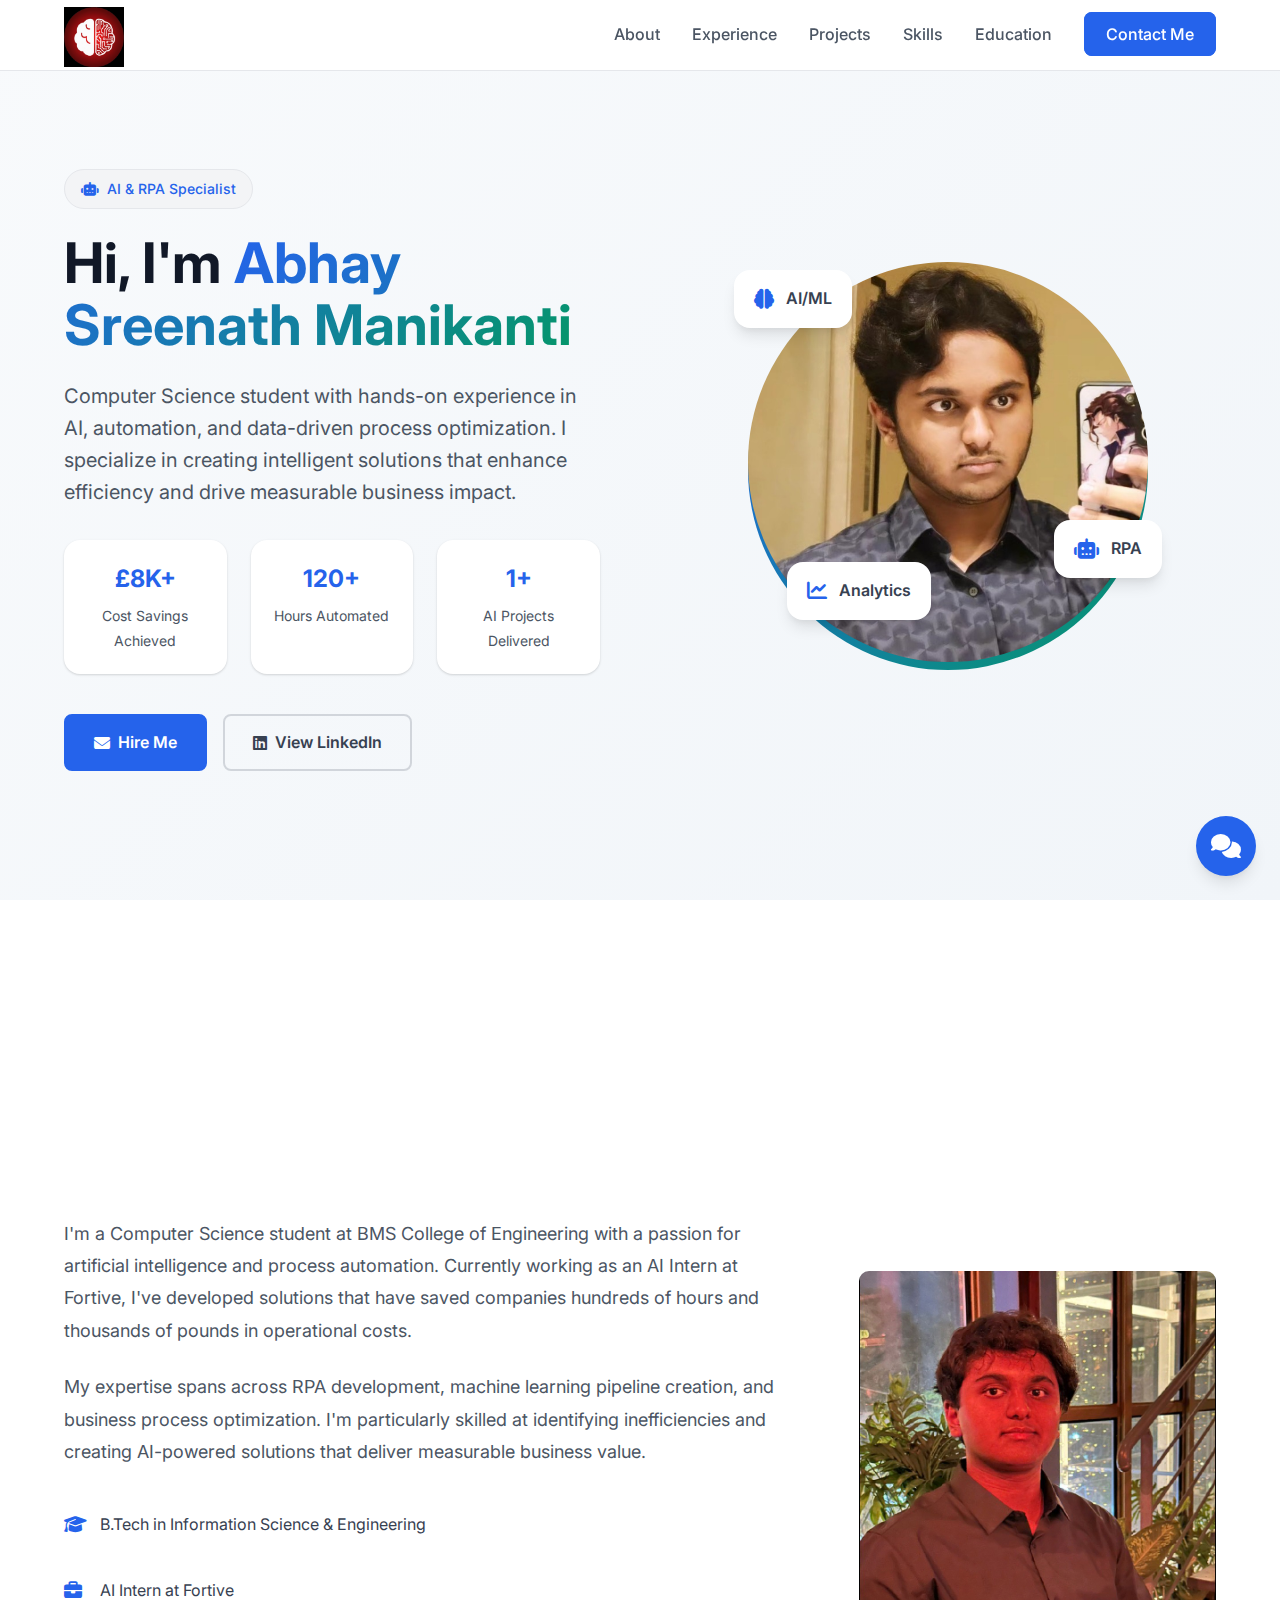
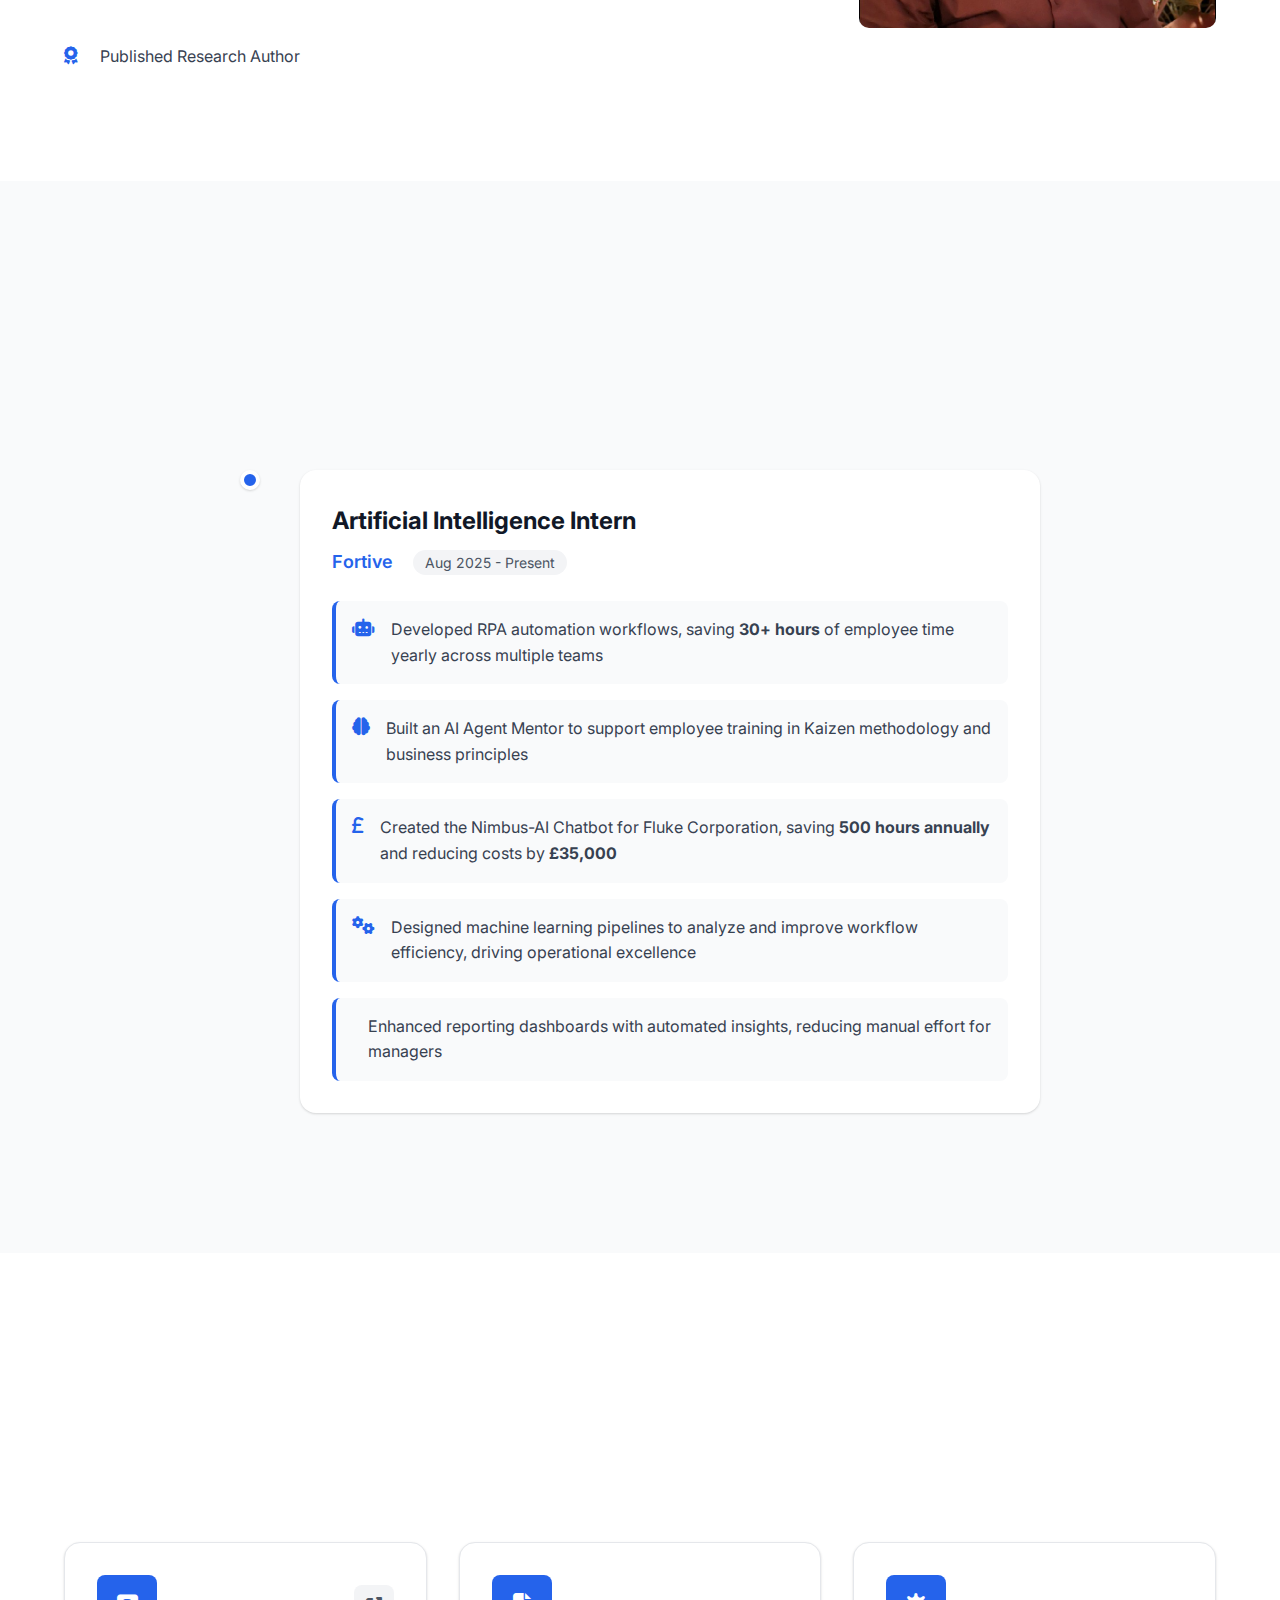
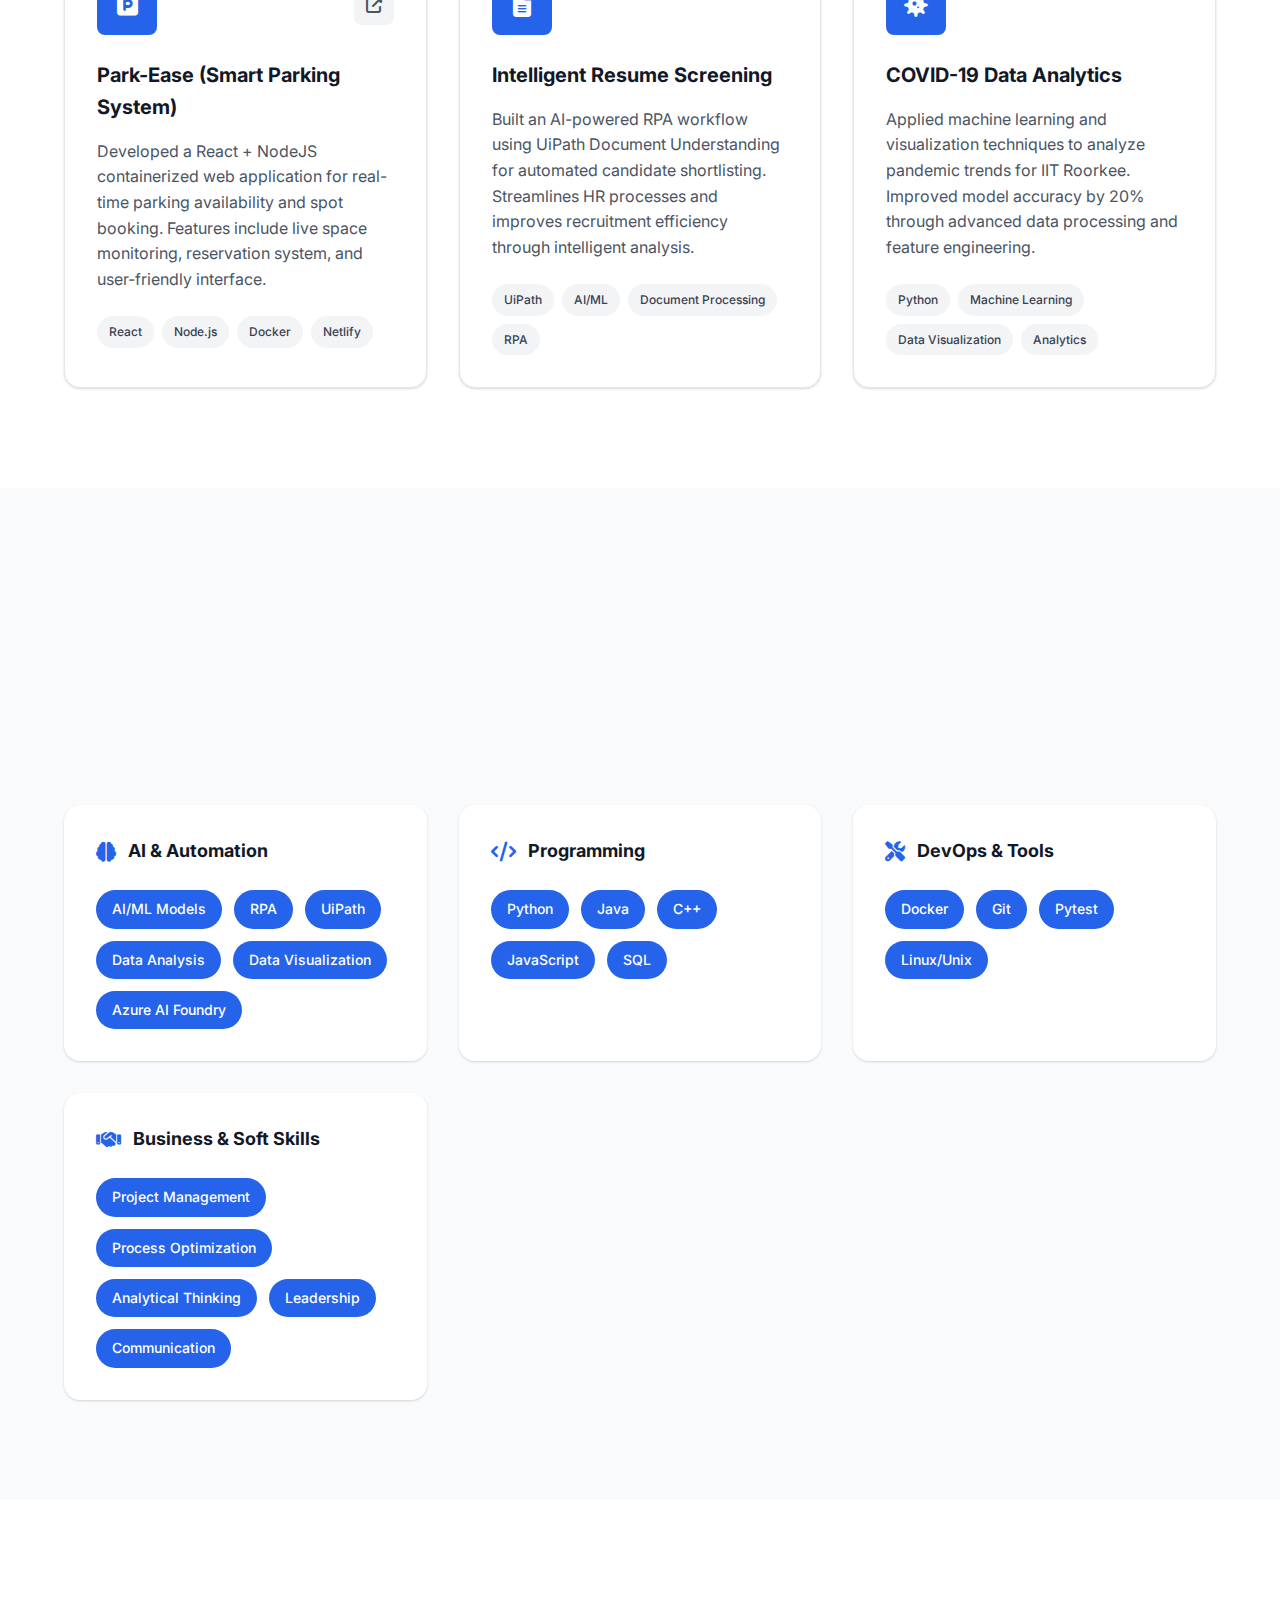
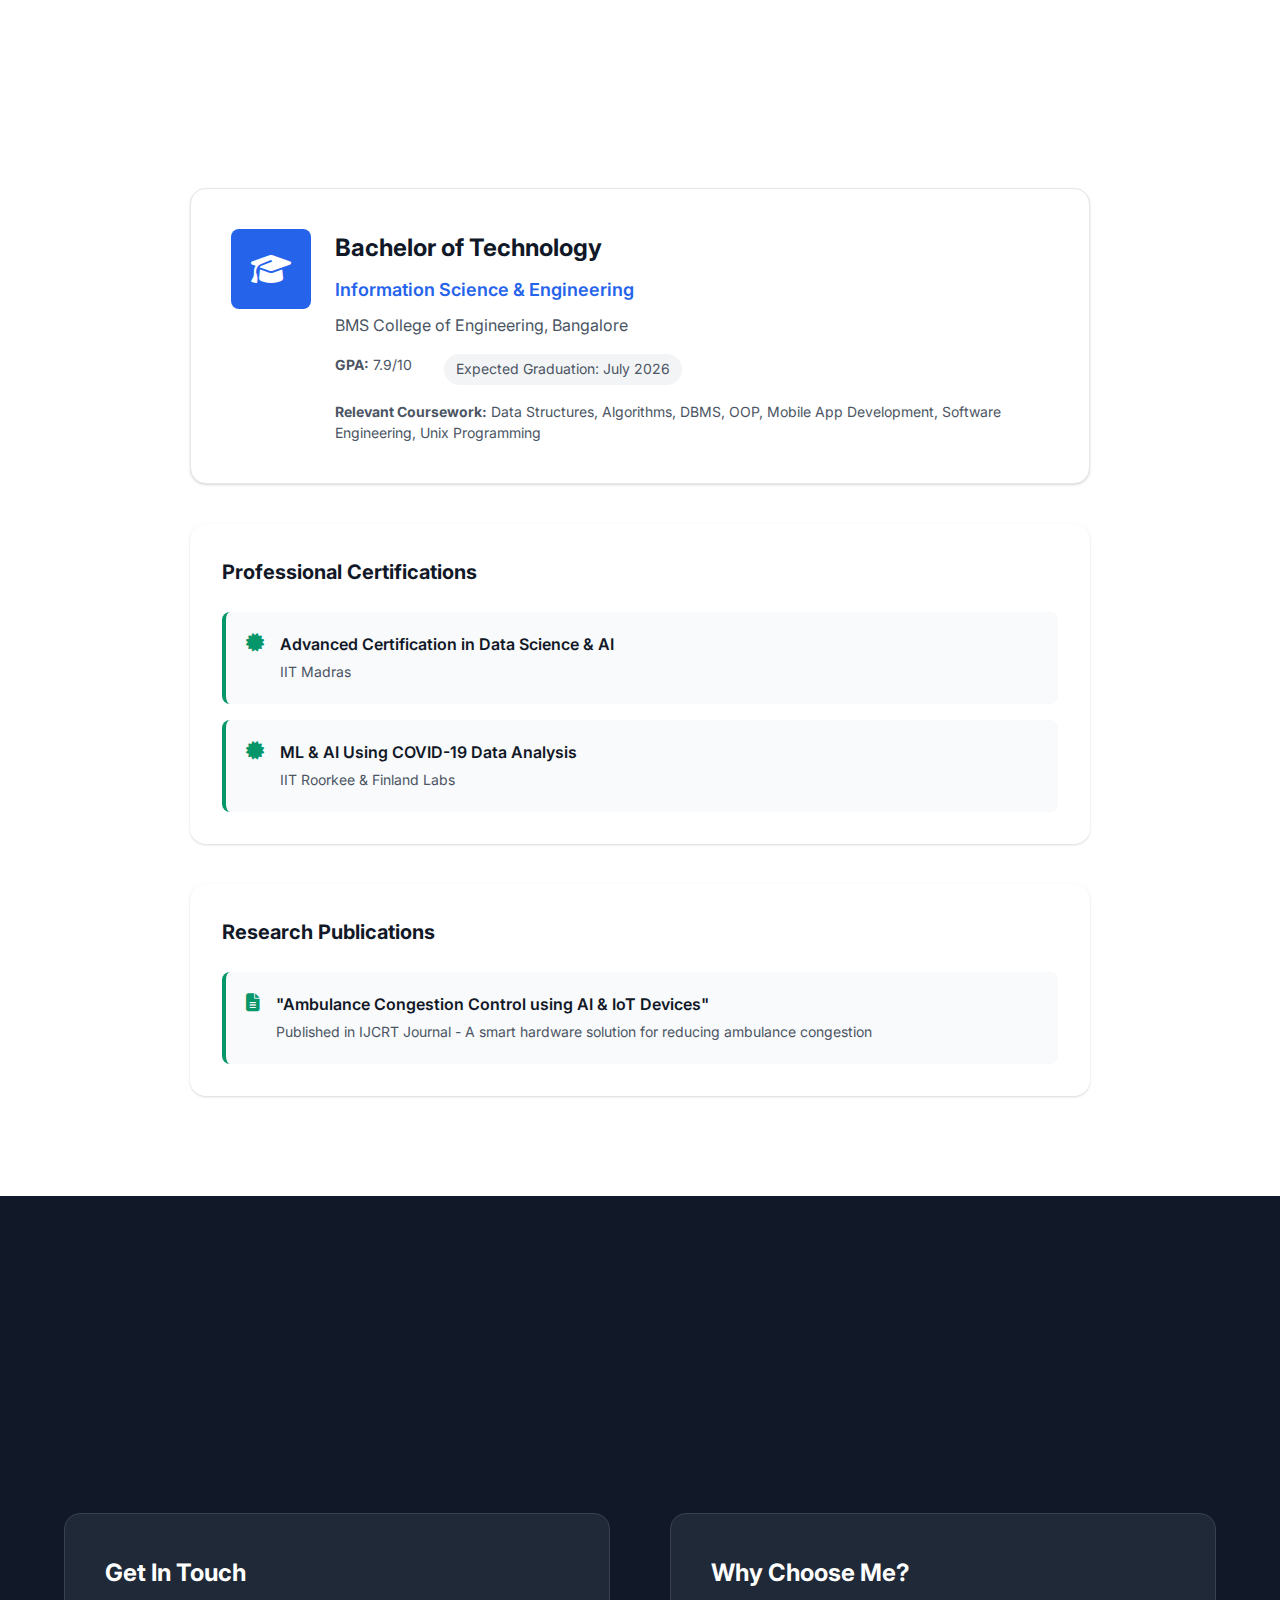
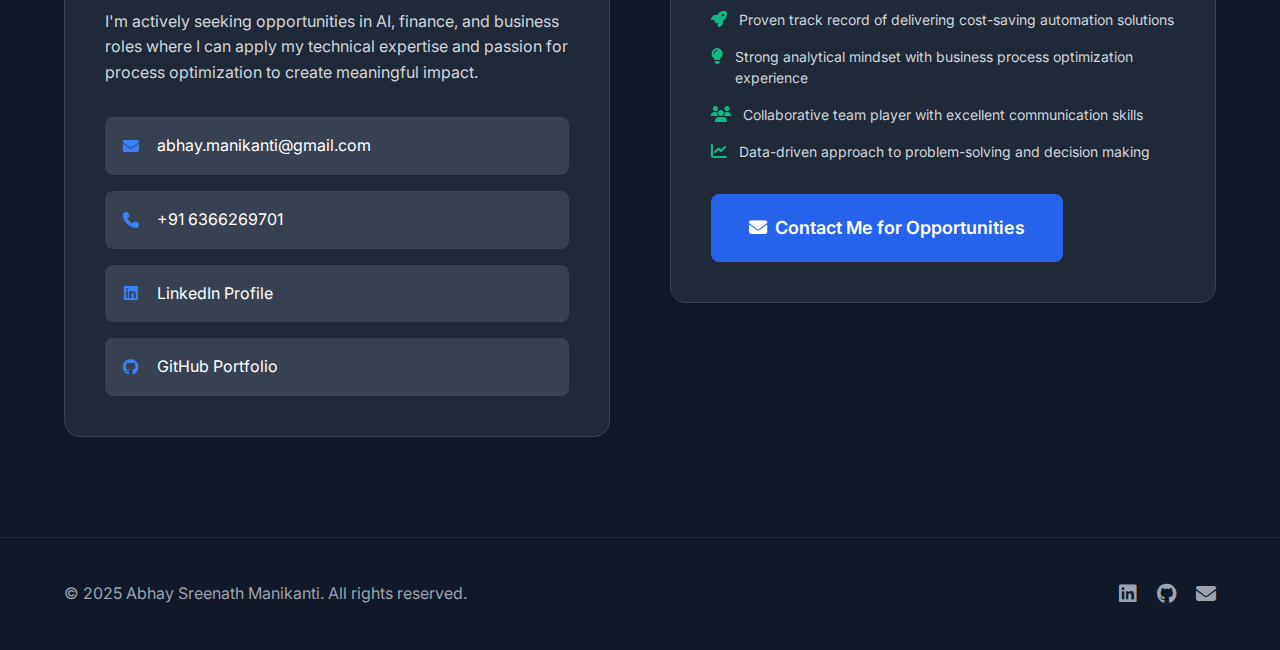
<file: portfolio-deploy/index.html>
<!DOCTYPE html>
<html lang="en">
<head>
    <meta charset="UTF-8">
    <meta name="viewport" content="width=device-width, initial-scale=1.0">
    <title>Abhay Sreenath Manikanti - AI & RPA Specialist</title>
    <meta name="description" content="Abhay Sreenath Manikanti - AI & RPA Specialist with experience in automation, machine learning, and process optimization.">

    <link rel="icon" type="image/jpeg" href="ico.png">

    <link rel="stylesheet" href="./src/styles.css">
    <link href="https://fonts.googleapis.com/css2?family=Inter:wght@300;400;500;600;700&display=swap" rel="stylesheet">
    <link rel="stylesheet" href="https://cdnjs.cloudflare.com/ajax/libs/font-awesome/6.4.0/css/all.min.css">
</head>
<body>
    <nav class="navbar">
        <div class="nav-container">
            <div class="nav-logo">
                <img src="ico.png" alt="Website Icon" width="60" height="60" style="margin-top: 15px;">
            </div>
            <ul class="nav-menu">
                <li><a href="#about" class="nav-link">About</a></li>
                <li><a href="#experience" class="nav-link">Experience</a></li>
                <li><a href="#projects" class="nav-link">Projects</a></li>
                <li><a href="#skills" class="nav-link">Skills</a></li>
                <li><a href="#education" class="nav-link">Education</a></li>
                <li><a href="#contact" class="nav-link contact-btn">Contact Me</a></li>
            </ul>
            <div class="hamburger">
                <span></span>
                <span></span>
                <span></span>
            </div>
        </div>
    </nav>

    <header class="hero">
        <div class="hero-container">
            <div class="hero-content">
                <div class="hero-badge">
                    <i class="fas fa-robot"></i>
                    <span>AI & RPA Specialist</span>
                </div>
                <h1 class="hero-title">
                    Hi, I'm <span class="gradient-text">Abhay Sreenath Manikanti</span>
                </h1>
                <p class="hero-description">
                    Computer Science student with hands-on experience in AI, automation, and data-driven process optimization. 
                    I specialize in creating intelligent solutions that enhance efficiency and drive measurable business impact.
                </p>
                <div class="hero-stats">
                    <div class="stat">
                        <span class="stat-number">£35K+</span>
                        <span class="stat-label">Cost Savings Achieved</span>
                    </div>
                    <div class="stat">
                        <span class="stat-number">500+</span>
                        <span class="stat-label">Hours Automated</span>
                    </div>
                    <div class="stat">
                        <span class="stat-number">5+</span>
                        <span class="stat-label">AI Projects Delivered</span>
                    </div>
                </div>
                <div class="hero-actions">
                    <a href="#contact" class="btn btn-primary">
                        <i class="fas fa-envelope"></i>
                        Hire Me
                    </a>
                    <a href="https://linkedin.com/in/abhay-manikanti-504a6b1b3" target="_blank" class="btn btn-secondary">
                        <i class="fab fa-linkedin"></i>
                        View LinkedIn
                    </a>
                </div>
            </div>
            <div class="hero-visual">
                <div class="floating-card card-1">
                    <i class="fas fa-brain"></i>
                    <span>AI/ML</span>
                </div>
                <div class="floating-card card-2">
                    <i class="fas fa-robot"></i>
                    <span>RPA</span>
                </div>
                <div class="floating-card card-3">
                    <i class="fas fa-chart-line"></i>
                    <span>Analytics</span>
                </div>
                <div class="hero-shape">
                    <img src="src/project2.png" alt="Abhay Manikanti" class="project-img2">
                </div>
            </div>
        </div>
    </header>

    <section id="about" class="section">
        <div class="container">
            <div class="section-header">
                <h2 class="section-title">About Me</h2>
                <p class="section-subtitle">Passionate about transforming businesses through intelligent automation</p>
            </div>
            <div class="about-content">
                <div class="about-text">
                    <p>
                        I'm a Computer Science student at BMS College of Engineering with a passion for artificial intelligence 
                        and process automation. Currently working as an AI Intern at Fortive, I've developed solutions that have 
                        saved companies hundreds of hours and thousands of pounds in operational costs.
                    </p>
                    <p>
                        My expertise spans across RPA development, machine learning pipeline creation, and business process 
                        optimization. I'm particularly skilled at identifying inefficiencies and creating AI-powered solutions 
                        that deliver measurable business value.
                    </p>
                    <div class="about-highlights">
                        <div class="highlight">
                            <i class="fas fa-graduation-cap"></i>
                            <span>B.Tech in Information Science & Engineering</span>
                        </div>
                        <div class="highlight">
                            <i class="fas fa-briefcase"></i>
                            <span>AI Intern at Fortive</span>
                        </div>
                        <div class="highlight">
                            <i class="fas fa-award"></i>
                            <span>Published Research Author</span>
                        </div>
                    </div>
                </div>
                <div class="about-image">
                    <img src="src/project1.jpeg" alt="Abhay Manikanti" class="project-img">
                </div>
            </div>
        </div>
    </section>

    <section id="experience" class="section bg-light">
        <div class="container">
            <div class="section-header">
                <h2 class="section-title">Professional Experience</h2>
                <p class="section-subtitle">Building intelligent solutions that drive real business impact</p>
            </div>
            <div class="experience-timeline">
                <div class="timeline-item">
                    <div class="timeline-marker"></div>
                    <div class="timeline-content">
                        <div class="timeline-header">
                            <h3 class="position">Artificial Intelligence Intern</h3>
                            <span class="company">Fortive</span>
                            <span class="duration">Aug 2025 - Present</span>
                        </div>
                        <div class="timeline-achievements">
                            <div class="achievement">
                                <i class="fas fa-robot"></i>
                                <span>Developed RPA automation workflows, saving <strong>30+ hours</strong> of employee time yearly across multiple teams</span>
                            </div>
                            <div class="achievement">
                                <i class="fas fa-brain"></i>
                                <span>Built an AI Agent Mentor to support employee training in Kaizen methodology and business principles</span>
                            </div>
                            <div class="achievement">
                                <i class="fas fa-pound-sign"></i>
                                <span>Created the Nimbus-AI Chatbot for Fluke Corporation, saving <strong>500 hours annually</strong> and reducing costs by <strong>£35,000</strong></span>
                            </div>
                            <div class="achievement">
                                <i class="fas fa-cogs"></i>
                                <span>Designed machine learning pipelines to analyze and improve workflow efficiency, driving operational excellence</span>
                            </div>
                            <div class="achievement">
                                <i class="fas fa-chart-dashboard"></i>
                                <span>Enhanced reporting dashboards with automated insights, reducing manual effort for managers</span>
                            </div>
                        </div>
                    </div>
                </div>
            </div>
        </div>
    </section>

    <section id="projects" class="section">
        <div class="container">
            <div class="section-header">
                <h2 class="section-title">Featured Projects</h2>
                <p class="section-subtitle">Innovative solutions that solve real-world problems</p>
            </div>
            <div class="projects-grid">
                <div class="project-card">
                    <div class="project-header">
                        <div class="project-icon">
                            <i class="fas fa-parking"></i>
                        </div>
                        <div class="project-links">
                            <a href="http://parkease-maps.netlify.app" target="_blank" class="project-link">
                                <i class="fas fa-external-link-alt"></i>
                            </a>
                        </div>
                    </div>
                    <h3 class="project-title">Park-Ease (Smart Parking System)</h3>
                    <p class="project-description">
                        Developed a React + NodeJS containerized web application for real-time parking availability 
                        and spot booking. Features include live space monitoring, reservation system, and user-friendly interface.
                    </p>
                    <div class="project-tech">
                        <span class="tech-tag">React</span>
                        <span class="tech-tag">Node.js</span>
                        <span class="tech-tag">Docker</span>
                        <span class="tech-tag">Netlify</span>
                    </div>
                </div>

                <div class="project-card">
                    <div class="project-header">
                        <div class="project-icon">
                            <i class="fas fa-file-alt"></i>
                        </div>
                    </div>
                    <h3 class="project-title">Intelligent Resume Screening</h3>
                    <p class="project-description">
                        Built an AI-powered RPA workflow using UiPath Document Understanding for automated candidate 
                        shortlisting. Streamlines HR processes and improves recruitment efficiency through intelligent analysis.
                    </p>
                    <div class="project-tech">
                        <span class="tech-tag">UiPath</span>
                        <span class="tech-tag">AI/ML</span>
                        <span class="tech-tag">Document Processing</span>
                        <span class="tech-tag">RPA</span>
                    </div>
                </div>

                <div class="project-card">
                    <div class="project-header">
                        <div class="project-icon">
                            <i class="fas fa-virus"></i>
                        </div>
                    </div>
                    <h3 class="project-title">COVID-19 Data Analytics</h3>
                    <p class="project-description">
                        Applied machine learning and visualization techniques to analyze pandemic trends for IIT Roorkee. 
                        Improved model accuracy by 20% through advanced data processing and feature engineering.
                    </p>
                    <div class="project-tech">
                        <span class="tech-tag">Python</span>
                        <span class="tech-tag">Machine Learning</span>
                        <span class="tech-tag">Data Visualization</span>
                        <span class="tech-tag">Analytics</span>
                    </div>
                </div>
            </div>
        </div>
    </section>

    <section id="skills" class="section bg-light">
        <div class="container">
            <div class="section-header">
                <h2 class="section-title">Technical Skills</h2>
                <p class="section-subtitle">Comprehensive expertise across AI, development, and business domains</p>
            </div>
            <div class="skills-grid">
                <div class="skill-category">
                    <h3 class="category-title">
                        <i class="fas fa-brain"></i>
                        AI & Automation
                    </h3>
                    <div class="skills-list">
                        <span class="skill-tag">AI/ML Models</span>
                        <span class="skill-tag">RPA</span>
                        <span class="skill-tag">UiPath</span>
                        <span class="skill-tag">Data Analysis</span>
                        <span class="skill-tag">Data Visualization</span>
                        <span class="skill-tag">Azure AI Foundry</span>
                    </div>
                </div>

                <div class="skill-category">
                    <h3 class="category-title">
                        <i class="fas fa-code"></i>
                        Programming
                    </h3>
                    <div class="skills-list">
                        <span class="skill-tag">Python</span>
                        <span class="skill-tag">Java</span>
                        <span class="skill-tag">C++</span>
                        <span class="skill-tag">JavaScript</span>
                        <span class="skill-tag">SQL</span>
                    </div>
                </div>

                <div class="skill-category">
                    <h3 class="category-title">
                        <i class="fas fa-tools"></i>
                        DevOps & Tools
                    </h3>
                    <div class="skills-list">
                        <span class="skill-tag">Docker</span>
                        <span class="skill-tag">Git</span>
                        <span class="skill-tag">Pytest</span>
                        <span class="skill-tag">Linux/Unix</span>
                    </div>
                </div>

                <div class="skill-category">
                    <h3 class="category-title">
                        <i class="fas fa-handshake"></i>
                        Business & Soft Skills
                    </h3>
                    <div class="skills-list">
                        <span class="skill-tag">Project Management</span>
                        <span class="skill-tag">Process Optimization</span>
                        <span class="skill-tag">Analytical Thinking</span>
                        <span class="skill-tag">Leadership</span>
                        <span class="skill-tag">Communication</span>
                    </div>
                </div>
            </div>
        </div>
    </section>

    <section id="education" class="section">
        <div class="container">
            <div class="section-header">
                <h2 class="section-title">Education & Certifications</h2>
                <p class="section-subtitle">Strong academic foundation in computer science and AI</p>
            </div>
            <div class="education-content">
                <div class="education-main">
                    <div class="education-card">
                        <div class="education-icon">
                            <i class="fas fa-graduation-cap"></i>
                        </div>
                        <div class="education-info">
                            <h3 class="degree">Bachelor of Technology</h3>
                            <p class="field">Information Science & Engineering</p>
                            <p class="institution">BMS College of Engineering, Bangalore</p>
                            <div class="education-details">
                                <span class="gpa"><strong>GPA:</strong> 7.9/10</span>
                                <span class="duration">Expected Graduation: July 2026</span>
                            </div>
                            <div class="coursework">
                                <strong>Relevant Coursework:</strong> Data Structures, Algorithms, DBMS, OOP, 
                                Mobile App Development, Software Engineering, Unix Programming
                            </div>
                        </div>
                    </div>
                </div>

                <div class="certifications">
                    <h3 class="certifications-title">Professional Certifications</h3>
                    <div class="certifications-grid">
                        <div class="certification-item">
                            <i class="fas fa-certificate"></i>
                            <div>
                                <h4>Advanced Certification in Data Science & AI</h4>
                                <p>IIT Madras</p>
                            </div>
                        </div>
                        <div class="certification-item">
                            <i class="fas fa-certificate"></i>
                            <div>
                                <h4>ML & AI Using COVID-19 Data Analysis</h4>
                                <p>IIT Roorkee & Finland Labs</p>
                            </div>
                        </div>
                    </div>
                </div>

                <div class="publications">
                    <h3 class="publications-title">Research Publications</h3>
                    <div class="publication-item">
                        <i class="fas fa-file-alt"></i>
                        <div class="publication-info">
                            <h4><a href="http://www.ijcrt.org/papers/IJCRT2501340.pdf" target="_blank">
                                "Ambulance Congestion Control using AI & IoT Devices"
                            </a></h4>
                            <p>Published in IJCRT Journal - A smart hardware solution for reducing ambulance congestion</p>
                        </div>
                    </div>
                </div>
            </div>
        </div>
    </section>

    <section id="contact" class="section contact-section">
        <div class="container">
            <div class="section-header">
                <h2 class="section-title">Ready to Make an Impact</h2>
                <p class="section-subtitle">Let's discuss how my AI and automation expertise can drive your business forward</p>
            </div>
            <div class="contact-content">
                <div class="contact-info">
                    <div class="contact-card">
                        <h3>Get In Touch</h3>
                        <p>
                            I'm actively seeking opportunities in AI, finance, and business roles where I can apply my 
                            technical expertise and passion for process optimization to create meaningful impact.
                        </p>
                        <div class="contact-items">
                            <a href="mailto:abhay.manikanti@gmail.com" class="contact-item">
                                <i class="fas fa-envelope"></i>
                                <span>abhay.manikanti@gmail.com</span>
                            </a>
                            <a href="tel:+916366269701" class="contact-item">
                                <i class="fas fa-phone"></i>
                                <span>+91 6366269701</span>
                            </a>
                            <a href="https://linkedin.com/in/abhay-manikanti-504a6b1b3" target="_blank" class="contact-item">
                                <i class="fab fa-linkedin"></i>
                                <span>LinkedIn Profile</span>
                            </a>
                            <a href="https://github.com/AbhayManikanti" target="_blank" class="contact-item">
                                <i class="fab fa-github"></i>
                                <span>GitHub Portfolio</span>
                            </a>
                        </div>
                    </div>
                </div>
                <div class="contact-cta">
                    <div class="cta-card">
                        <h3>Why Choose Me?</h3>
                        <div class="cta-benefits">
                            <div class="benefit">
                                <i class="fas fa-rocket"></i>
                                <span>Proven track record of delivering cost-saving automation solutions</span>
                            </div>
                            <div class="benefit">
                                <i class="fas fa-lightbulb"></i>
                                <span>Strong analytical mindset with business process optimization experience</span>
                            </div>
                            <div class="benefit">
                                <i class="fas fa-users"></i>
                                <span>Collaborative team player with excellent communication skills</span>
                            </div>
                            <div class="benefit">
                                <i class="fas fa-chart-line"></i>
                                <span>Data-driven approach to problem-solving and decision making</span>
                            </div>
                        </div>
                        <a href="mailto:abhay.manikanti@gmail.com" class="btn btn-primary btn-large">
                            <i class="fas fa-envelope"></i>
                            Contact Me for Opportunities
                        </a>
                    </div>
                </div>
            </div>
        </div>
    </section>

    <footer class="footer">
        <div class="container">
            <div class="footer-content">
                <p>&copy; 2025 Abhay Sreenath Manikanti. All rights reserved.</p>
                <div class="footer-links">
                    <a href="https://linkedin.com/in/abhay-manikanti-504a6b1b3" target="_blank">
                        <i class="fab fa-linkedin"></i>
                    </a>
                    <a href="https://github.com/AbhayManikanti" target="_blank">
                        <i class="fab fa-github"></i>
                    </a>
                    <a href="mailto:abhay.manikanti@gmail.com">
                        <i class="fas fa-envelope"></i>
                    </a>
                </div>
            </div>
        </div>
    </footer>

    <div id="chatbot-widget" class="chatbot-widget">
        <div class="chatbot-toggle" id="chatbot-toggle">
            <i class="fas fa-comments"></i>
            <div class="chat-notification" id="chat-notification">
                <span>Ask me anything about Abhay!</span>
            </div>
        </div>
        <div class="chatbot-container" id="chatbot-container">
            <div class="chatbot-header">
                <div class="chatbot-title">
                    <i class="fas fa-robot"></i>
                    <span>Ask About Abhay</span>
                </div>
                <button class="chatbot-close" id="chatbot-close">
                    <i class="fas fa-times"></i>
                </button>
            </div>
            <div class="chatbot-messages" id="chatbot-messages">
                <div class="message bot-message">
                    <div class="message-content">
                        <p>👋 Hi! I'm Abhay's AI assistant. Ask me anything about his experience, skills, or projects!</p>
                        <div class="quick-questions">
                            <button class="quick-question" data-question="What is Abhay's GPA?">What's his GPA?</button>
                            <button class="quick-question" data-question="What programming languages does Abhay know?">Programming skills?</button>
                            <button class="quick-question" data-question="Tell me about Abhay's work experience">Work experience?</button>
                        </div>
                    </div>
                </div>
            </div>
            <div class="chatbot-input">
                <input type="text" id="chatbot-message-input" placeholder="Ask about Abhay's skills, experience, or projects...">
                <button id="chatbot-send" class="send-btn">
                    <i class="fas fa-paper-plane"></i>
                </button>
            </div>
        </div>
    </div>

    <script src="./src/script.js"></script>
</body>
</html>
</file>
<file: portfolio-deploy/src/styles.css>
* {
    margin: 0;
    padding: 0;
    box-sizing: border-box;
}

:root {
    --primary-color: #2563EB;
    --primary-light: #3B82F6;
    --primary-dark: #1E40AF;
    --secondary-color: #059669;
    --secondary-light: #10B981;
    --accent-color: #EA580C;
    --accent-light: #F97316;
    
    --success-color: #059669;
    --warning-color: #D97706;
    --error-color: #DC2626;
    
    --neutral-50: #F9FAFB;
    --neutral-100: #F3F4F6;
    --neutral-200: #E5E7EB;
    --neutral-300: #D1D5DB;
    --neutral-400: #9CA3AF;
    --neutral-500: #6B7280;
    --neutral-600: #4B5563;
    --neutral-700: #374151;
    --neutral-800: #1F2937;
    --neutral-900: #111827;
    
    --gradient-primary: linear-gradient(135deg, var(--primary-color) 0%, var(--secondary-color) 100%);
    --gradient-accent: linear-gradient(135deg, var(--accent-color) 0%, var(--primary-color) 100%);
    
    --shadow-sm: 0 1px 2px 0 rgba(0, 0, 0, 0.05);
    --shadow: 0 1px 3px 0 rgba(0, 0, 0, 0.1), 0 1px 2px 0 rgba(0, 0, 0, 0.06);
    --shadow-md: 0 4px 6px -1px rgba(0, 0, 0, 0.1), 0 2px 4px -1px rgba(0, 0, 0, 0.06);
    --shadow-lg: 0 10px 15px -3px rgba(0, 0, 0, 0.1), 0 4px 6px -2px rgba(0, 0, 0, 0.05);
    --shadow-xl: 0 20px 25px -5px rgba(0, 0, 0, 0.1), 0 10px 10px -5px rgba(0, 0, 0, 0.04);
    
    --border-radius: 8px;
    --border-radius-lg: 16px;
    --transition: all 0.3s cubic-bezier(0.4, 0, 0.2, 1);
    --font-family: 'Inter', -apple-system, BlinkMacSystemFont, 'Segoe UI', sans-serif;
}

html {
    scroll-behavior: smooth;
}

body {
    font-family: var(--font-family);
    line-height: 1.6;
    color: var(--neutral-700);
    background-color: #ffffff;
    overflow-x: hidden;
}

.container {
    max-width: 1200px;
    margin: 0 auto;
    padding: 0 24px;
}

/* Navigation */
.navbar {
    position: fixed;
    top: 0;
    left: 0;
    right: 0;
    z-index: 1000;
    background: rgba(255, 255, 255, 0.95);
    backdrop-filter: blur(10px);
    border-bottom: 1px solid var(--neutral-200);
    transition: var(--transition);
}

.nav-container {
    max-width: 1200px;
    margin: 0 auto;
    padding: 0 24px;
    display: flex;
    justify-content: space-between;
    align-items: center;
    height: 70px;
}

.nav-logo {
    font-size: 24px;
    font-weight: 700;
    color: var(--primary-color);
}

.nav-menu {
    display: flex;
    list-style: none;
    align-items: center;
    gap: 32px;
}

.nav-link {
    text-decoration: none;
    color: var(--neutral-600);
    font-weight: 500;
    transition: var(--transition);
    position: relative;
}

.nav-link:hover {
    color: var(--primary-color);
}

.nav-link::after {
    content: '';
    position: absolute;
    bottom: -4px;
    left: 0;
    width: 0;
    height: 2px;
    background: var(--primary-color);
    transition: var(--transition);
}

.nav-link:hover::after {
    width: 100%;
}

.contact-btn {
    background: var(--primary-color);
    color: white !important;
    padding: 10px 20px;
    border-radius: var(--border-radius);
    border: 2px solid var(--primary-color);
    transition: var(--transition);
}

.contact-btn:hover {
    background: var(--primary-dark);
    border-color: var(--primary-dark);
    transform: translateY(-1px);
}

.contact-btn::after {
    display: none;
}

.hamburger {
    display: none;
    flex-direction: column;
    cursor: pointer;
    gap: 4px;
}

.hamburger span {
    width: 25px;
    height: 3px;
    background: var(--neutral-700);
    transition: var(--transition);
}

/* Hero Section */
.hero {
    min-height: 100vh;
    display: flex;
    align-items: center;
    background: linear-gradient(135deg, #f8fafc 0%, #f1f5f9 100%);
    position: relative;
    overflow: hidden;
}

.hero-container {
    display: grid;
    grid-template-columns: 1fr 1fr;
    gap: 80px;
    align-items: center;
    max-width: 1200px;
    margin: 0 auto;
    padding: 120px 24px 80px;
}

.hero-content {
    z-index: 2;
}

.hero-badge {
    display: inline-flex;
    align-items: center;
    gap: 8px;
    background: var(--neutral-100);
    border: 1px solid var(--neutral-200);
    padding: 8px 16px;
    border-radius: 50px;
    font-size: 14px;
    font-weight: 500;
    color: var(--primary-color);
    margin-bottom: 24px;
    animation: fadeInUp 0.6s ease-out;
}

.hero-title {
    font-size: 56px;
    font-weight: 700;
    line-height: 1.1;
    color: var(--neutral-900);
    margin-bottom: 24px;
    animation: fadeInUp 0.6s ease-out 0.1s both;
}

.gradient-text {
    background: var(--gradient-primary);
    -webkit-background-clip: text;
    -webkit-text-fill-color: transparent;
    background-clip: text;
}

.hero-description {
    font-size: 20px;
    color: var(--neutral-600);
    margin-bottom: 32px;
    line-height: 1.6;
    animation: fadeInUp 0.6s ease-out 0.2s both;
}

.hero-stats {
    display: grid;
    grid-template-columns: repeat(3, 1fr);
    gap: 24px;
    margin-bottom: 40px;
    animation: fadeInUp 0.6s ease-out 0.3s both;
}

.stat {
    text-align: center;
    padding: 20px;
    background: white;
    border-radius: var(--border-radius-lg);
    box-shadow: var(--shadow);
}

.stat-number {
    display: block;
    font-size: 24px;
    font-weight: 700;
    color: var(--primary-color);
    margin-bottom: 4px;
}

.stat-label {
    font-size: 14px;
    color: var(--neutral-600);
}

.hero-actions {
    display: flex;
    gap: 16px;
    animation: fadeInUp 0.6s ease-out 0.4s both;
}

.btn {
    display: inline-flex;
    align-items: center;
    gap: 8px;
    padding: 14px 28px;
    border-radius: var(--border-radius);
    font-weight: 600;
    text-decoration: none;
    transition: var(--transition);
    border: 2px solid transparent;
    cursor: pointer;
    font-size: 16px;
}

.btn-primary {
    background: var(--primary-color);
    color: white;
    border-color: var(--primary-color);
}

.btn-primary:hover {
    background: var(--primary-dark);
    border-color: var(--primary-dark);
    transform: translateY(-2px);
    box-shadow: var(--shadow-lg);
}

.btn-secondary {
    background: transparent;
    color: var(--neutral-700);
    border-color: var(--neutral-300);
}

.btn-secondary:hover {
    background: var(--neutral-50);
    border-color: var(--neutral-400);
    transform: translateY(-2px);
}

.btn-large {
    padding: 18px 36px;
    font-size: 18px;
}

/* Hero Visual */
.hero-visual {
    position: relative;
    display: flex;
    justify-content: center;
    align-items: center;
    height: 500px;
}

.hero-shape {
    width: 400px;
    height: 400px;
    background: var(--gradient-primary);
    border-radius: 50%;
    opacity: 1;
    z-index:1;
    display: flex;           /* Added */
    align-items: center;     /* Added */
    justify-content: center; /* Added */
    animation: float 6s ease-in-out infinite;
}

.floating-card {
    position: absolute;
    background: white;
    padding: 16px 20px;
    border-radius: var(--border-radius-lg);
    box-shadow: var(--shadow-lg);
    display: flex;
    align-items: center;
    gap: 12px;
    font-weight: 600;
    color: var(--neutral-700);
    z-index: 10;
    animation: float 4s ease-in-out infinite;
}

.floating-card i {
    font-size: 20px;
    color: var(--primary-color);
}

.card-1 {
    top: 10%;
    left: 10%;
    animation-delay: 0s;
}

.card-2 {
    top: 60%;
    right: 10%;
    animation-delay: 1s;
}

.card-3 {
    bottom: 20%;
    left: 20%;
    animation-delay: 2s;
}

/* Sections */
.section {
    padding: 100px 0;
}

.bg-light {
    background-color: var(--neutral-50);
}

.section-header {
    text-align: center;
    margin-bottom: 80px;
}

.section-title {
    font-size: 40px;
    font-weight: 700;
    color: var(--neutral-900);
    margin-bottom: 16px;
    opacity: 0;
    transform: translateY(30px);
    animation: fadeInUp 0.6s ease-out forwards;
}

.section-subtitle {
    font-size: 18px;
    color: var(--neutral-600);
    max-width: 600px;
    margin: 0 auto;
    opacity: 0;
    transform: translateY(30px);
    animation: fadeInUp 0.6s ease-out 0.1s forwards;
}

/* About Section */
.about-content {
    display: grid;
    grid-template-columns: 2fr 1fr;
    gap: 80px;
    align-items: center;
}

.about-text p {
    font-size: 18px;
    line-height: 1.8;
    margin-bottom: 24px;
    color: var(--neutral-600);
}

.about-highlights {
    display: flex;
    flex-direction: column;
    gap: 16px;
    margin-top: 32px;
}

.highlight {
    display: flex;
    align-items: center;
    gap: 12px;
    padding: 12px 0;
}

.highlight i {
    color: var(--primary-color);
    font-size: 18px;
    width: 24px;
}

.about-image {
    display: flex;
    justify-content: center;
    align-items: center;
}

.image-placeholder {
    width: 300px;
    height: 300px;
    background: var(--neutral-200);
    border-radius: 50%;
    display: flex;
    align-items: center;
    justify-content: center;
    font-size: 80px;
    color: var(--neutral-400);
}

/* Experience Section */
.experience-timeline {
    position: relative;
    max-width: 800px;
    margin: 0 auto;
}

.timeline-item {
    position: relative;
    padding-left: 60px;
    margin-bottom: 40px;
}

.timeline-marker {
    position: absolute;
    left: 0;
    top: 0;
    width: 20px;
    height: 20px;
    background: var(--primary-color);
    border-radius: 50%;
    border: 4px solid white;
    box-shadow: var(--shadow);
}

.timeline-item::before {
    content: '';
    position: absolute;
    left: 9px;
    top: 20px;
    width: 2px;
    height: calc(100% + 20px);
    background: var(--neutral-200);
}

.timeline-item:last-child::before {
    display: none;
}

.timeline-content {
    background: white;
    padding: 32px;
    border-radius: var(--border-radius-lg);
    box-shadow: var(--shadow);
}

.timeline-header {
    margin-bottom: 24px;
}

.position {
    font-size: 24px;
    font-weight: 700;
    color: var(--neutral-900);
    margin-bottom: 8px;
}

.company {
    font-size: 18px;
    color: var(--primary-color);
    font-weight: 600;
    margin-right: 16px;
}

.duration {
    font-size: 14px;
    color: var(--neutral-500);
    background: var(--neutral-100);
    padding: 4px 12px;
    border-radius: 20px;
}

.timeline-achievements {
    display: flex;
    flex-direction: column;
    gap: 16px;
}

.achievement {
    display: flex;
    align-items: flex-start;
    gap: 16px;
    padding: 16px;
    background: var(--neutral-50);
    border-radius: var(--border-radius);
    border-left: 4px solid var(--primary-color);
}

.achievement i {
    color: var(--primary-color);
    font-size: 18px;
    margin-top: 2px;
    flex-shrink: 0;
}

.achievement span {
    line-height: 1.6;
}

/* Projects Section */
.projects-grid {
    display: grid;
    grid-template-columns: repeat(auto-fit, minmax(350px, 1fr));
    gap: 32px;
}

.project-card {
    background: white;
    border-radius: var(--border-radius-lg);
    padding: 32px;
    box-shadow: var(--shadow);
    transition: var(--transition);
    border: 1px solid var(--neutral-200);
}

.project-card:hover {
    transform: translateY(-8px);
    box-shadow: var(--shadow-xl);
}

.project-header {
    display: flex;
    justify-content: space-between;
    align-items: center;
    margin-bottom: 24px;
}

.project-icon {
    width: 60px;
    height: 60px;
    background: var(--primary-color);
    border-radius: var(--border-radius);
    display: flex;
    align-items: center;
    justify-content: center;
    color: white;
    font-size: 24px;
}

.project-links {
    display: flex;
    gap: 12px;
}

.project-link {
    width: 40px;
    height: 40px;
    background: var(--neutral-100);
    border-radius: var(--border-radius);
    display: flex;
    align-items: center;
    justify-content: center;
    color: var(--neutral-600);
    text-decoration: none;
    transition: var(--transition);
}

.project-link:hover {
    background: var(--primary-color);
    color: white;
}

.project-title {
    font-size: 20px;
    font-weight: 700;
    color: var(--neutral-900);
    margin-bottom: 16px;
}

.project-description {
    color: var(--neutral-600);
    line-height: 1.6;
    margin-bottom: 24px;
}

.project-tech {
    display: flex;
    flex-wrap: wrap;
    gap: 8px;
}

.tech-tag {
    background: var(--neutral-100);
    color: var(--neutral-700);
    padding: 6px 12px;
    border-radius: 20px;
    font-size: 12px;
    font-weight: 500;
}

/* Skills Section */
.skills-grid {
    display: grid;
    grid-template-columns: repeat(auto-fit, minmax(280px, 1fr));
    gap: 32px;
}

.skill-category {
    background: white;
    padding: 32px;
    border-radius: var(--border-radius-lg);
    box-shadow: var(--shadow);
    transition: var(--transition);
}

.skill-category:hover {
    transform: translateY(-4px);
    box-shadow: var(--shadow-lg);
}

.category-title {
    display: flex;
    align-items: center;
    gap: 12px;
    font-size: 18px;
    font-weight: 700;
    color: var(--neutral-900);
    margin-bottom: 24px;
}

.category-title i {
    color: var(--primary-color);
    font-size: 20px;
}

.skills-list {
    display: flex;
    flex-wrap: wrap;
    gap: 12px;
}

.skill-tag {
    background: var(--primary-color);
    color: white;
    padding: 8px 16px;
    border-radius: 20px;
    font-size: 14px;
    font-weight: 500;
    transition: var(--transition);
}

.skill-tag:hover {
    background: var(--primary-dark);
    transform: translateY(-2px);
}

/* Education Section */
.education-content {
    display: grid;
    gap: 40px;
    max-width: 900px;
    margin: 0 auto;
}

.education-card {
    display: flex;
    gap: 24px;
    background: white;
    padding: 40px;
    border-radius: var(--border-radius-lg);
    box-shadow: var(--shadow);
    border: 1px solid var(--neutral-200);
}

.education-icon {
    width: 80px;
    height: 80px;
    background: var(--primary-color);
    border-radius: var(--border-radius);
    display: flex;
    align-items: center;
    justify-content: center;
    color: white;
    font-size: 32px;
    flex-shrink: 0;
}

.education-info {
    flex: 1;
}

.degree {
    font-size: 24px;
    font-weight: 700;
    color: var(--neutral-900);
    margin-bottom: 8px;
}

.field {
    font-size: 18px;
    color: var(--primary-color);
    font-weight: 600;
    margin-bottom: 8px;
}

.institution {
    font-size: 16px;
    color: var(--neutral-600);
    margin-bottom: 16px;
}

.education-details {
    display: flex;
    gap: 32px;
    margin-bottom: 16px;
    font-size: 14px;
}

.gpa, .duration {
    color: var(--neutral-600);
}

.coursework {
    font-size: 14px;
    color: var(--neutral-600);
    line-height: 1.5;
}

.certifications, .publications {
    background: white;
    padding: 32px;
    border-radius: var(--border-radius-lg);
    box-shadow: var(--shadow);
}

.certifications-title, .publications-title {
    font-size: 20px;
    font-weight: 700;
    color: var(--neutral-900);
    margin-bottom: 24px;
}

.certifications-grid {
    display: grid;
    gap: 16px;
}

.certification-item, .publication-item {
    display: flex;
    gap: 16px;
    align-items: flex-start;
    padding: 20px;
    background: var(--neutral-50);
    border-radius: var(--border-radius);
    border-left: 4px solid var(--secondary-color);
}

.certification-item i, .publication-item i {
    color: var(--secondary-color);
    font-size: 18px;
    margin-top: 2px;
    flex-shrink: 0;
}

.certification-item h4, .publication-item h4 {
    font-size: 16px;
    font-weight: 600;
    color: var(--neutral-900);
    margin-bottom: 4px;
}

.publication-item h4 a {
    color: var(--neutral-900);
    text-decoration: none;
    transition: var(--transition);
}

.publication-item h4 a:hover {
    color: var(--primary-color);
}

.certification-item p, .publication-item p {
    font-size: 14px;
    color: var(--neutral-600);
}

/* Contact Section */
.contact-section {
    background: var(--neutral-900);
    color: white;
}

.contact-section .section-title {
    color: white;
}

.contact-section .section-subtitle {
    color: var(--neutral-300);
}

.contact-content {
    display: grid;
    grid-template-columns: 1fr 1fr;
    gap: 60px;
}

.contact-card, .cta-card {
    background: var(--neutral-800);
    padding: 40px;
    border-radius: var(--border-radius-lg);
    border: 1px solid var(--neutral-700);
}

.contact-card h3, .cta-card h3 {
    font-size: 24px;
    font-weight: 700;
    margin-bottom: 16px;
    color: white;
}

.contact-card p {
    color: var(--neutral-300);
    margin-bottom: 32px;
    line-height: 1.6;
}

.contact-items {
    display: flex;
    flex-direction: column;
    gap: 16px;
}

.contact-item {
    display: flex;
    align-items: center;
    gap: 16px;
    padding: 16px;
    background: var(--neutral-700);
    border-radius: var(--border-radius);
    text-decoration: none;
    color: white;
    transition: var(--transition);
}

.contact-item:hover {
    background: var(--neutral-600);
    transform: translateX(8px);
}

.contact-item i {
    color: var(--primary-light);
    width: 20px;
    text-align: center;
}

.cta-benefits {
    display: flex;
    flex-direction: column;
    gap: 16px;
    margin-bottom: 32px;
}

.benefit {
    display: flex;
    align-items: flex-start;
    gap: 12px;
}

.benefit i {
    color: var(--secondary-light);
    font-size: 16px;
    margin-top: 2px;
    flex-shrink: 0;
}

.benefit span {
    color: var(--neutral-300);
    font-size: 14px;
    line-height: 1.5;
}

/* Footer */
.footer {
    background: var(--neutral-900);
    padding: 40px 0;
    border-top: 1px solid var(--neutral-800);
}

.footer-content {
    display: flex;
    justify-content: space-between;
    align-items: center;
    color: var(--neutral-400);
}

.footer-links {
    display: flex;
    gap: 20px;
}

.footer-links a {
    color: var(--neutral-400);
    font-size: 20px;
    transition: var(--transition);
}

.footer-links a:hover {
    color: var(--primary-light);
    transform: translateY(-2px);
}

/* Chatbot Widget */
.chatbot-widget {
    position: fixed;
    bottom: 24px;
    right: 24px;
    z-index: 1000;
}

.chatbot-toggle {
    position: relative;
    width: 60px;
    height: 60px;
    background: var(--primary-color);
    border-radius: 50%;
    display: flex;
    align-items: center;
    justify-content: center;
    cursor: pointer;
    box-shadow: var(--shadow-lg);
    transition: var(--transition);
    color: white;
    font-size: 24px;
}

.chatbot-toggle:hover {
    background: var(--primary-dark);
    transform: scale(1.05);
}

.chat-notification {
    position: absolute;
    bottom: 70px;
    right: 0;
    background: var(--neutral-900);
    color: white;
    padding: 12px 16px;
    border-radius: var(--border-radius);
    font-size: 14px;
    white-space: nowrap;
    opacity: 0;
    transform: translateY(10px);
    animation: slideInUp 0.5s ease-out 2s forwards;
    box-shadow: var(--shadow-lg);
}

.chat-notification::after {
    content: '';
    position: absolute;
    top: 100%;
    right: 20px;
    border: 8px solid transparent;
    border-top-color: var(--neutral-900);
}

.chatbot-container {
    position: absolute;
    bottom: 70px;
    right: 0;
    width: 380px;
    height: 500px;
    background: white;
    border-radius: var(--border-radius-lg);
    box-shadow: var(--shadow-xl);
    transform: scale(0);
    transform-origin: bottom right;
    transition: var(--transition);
    display: flex;
    flex-direction: column;
    overflow: hidden;
}

.chatbot-container.open {
    transform: scale(1);
}

.chatbot-header {
    background: var(--primary-color);
    color: white;
    padding: 16px 20px;
    display: flex;
    justify-content: space-between;
    align-items: center;
}

.chatbot-title {
    display: flex;
    align-items: center;
    gap: 8px;
    font-weight: 600;
}

.chatbot-close {
    background: none;
    border: none;
    color: white;
    font-size: 18px;
    cursor: pointer;
    padding: 4px;
    transition: var(--transition);
}

.chatbot-close:hover {
    opacity: 0.7;
}

.chatbot-messages {
    flex: 1;
    padding: 20px;
    overflow-y: auto;
    display: flex;
    flex-direction: column;
    gap: 16px;
}

.message {
    max-width: 80%;
    padding: 12px 16px;
    border-radius: var(--border-radius);
    line-height: 1.5;
}

.bot-message {
    align-self: flex-start;
    background: var(--neutral-100);
    color: var(--neutral-700);
}

.user-message {
    align-self: flex-end;
    background: var(--primary-color);
    color: white;
}

.message-content {
    display: flex;
    flex-direction: column;
    gap: 12px;
}

.quick-questions {
    display: flex;
    flex-direction: column;
    gap: 8px;
}

.quick-question {
    background: var(--primary-color);
    color: white;
    border: none;
    padding: 8px 12px;
    border-radius: var(--border-radius);
    font-size: 12px;
    cursor: pointer;
    transition: var(--transition);
    text-align: left;
}

.quick-question:hover {
    background: var(--primary-dark);
}

.typing-indicator {
    display: flex;
    align-items: center;
    gap: 4px;
    padding: 12px 16px;
    background: var(--neutral-100);
    border-radius: var(--border-radius);
    align-self: flex-start;
    max-width: 80px;
}

.typing-dot {
    width: 6px;
    height: 6px;
    background: var(--neutral-400);
    border-radius: 50%;
    animation: typing 1.4s infinite;
}

.typing-dot:nth-child(2) {
    animation-delay: 0.2s;
}

.typing-dot:nth-child(3) {
    animation-delay: 0.4s;
}

.chatbot-input {
    padding: 16px 20px;
    border-top: 1px solid var(--neutral-200);
    display: flex;
    gap: 12px;
}

.chatbot-input input {
    flex: 1;
    padding: 12px 16px;
    border: 1px solid var(--neutral-300);
    border-radius: var(--border-radius);
    font-size: 14px;
    outline: none;
    transition: var(--transition);
}

.chatbot-input input:focus {
    border-color: var(--primary-color);
}

.send-btn {
    background: var(--primary-color);
    color: white;
    border: none;
    padding: 12px;
    border-radius: var(--border-radius);
    cursor: pointer;
    transition: var(--transition);
    min-width: 44px;
}

.send-btn:hover {
    background: var(--primary-dark);
}

.send-btn:disabled {
    opacity: 0.5;
    cursor: not-allowed;
}

/* Animations */
@keyframes fadeInUp {
    from {
        opacity: 0;
        transform: translateY(30px);
    }
    to {
        opacity: 1;
        transform: translateY(0);
    }
}

@keyframes slideInUp {
    from {
        opacity: 0;
        transform: translateY(10px);
    }
    to {
        opacity: 1;
        transform: translateY(0);
    }
}

@keyframes float {
    0%, 100% {
        transform: translateY(0px);
    }
    50% {
        transform: translateY(-20px);
    }
}

@keyframes typing {
    0%, 60%, 100% {
        transform: translateY(0);
    }
    30% {
        transform: translateY(-10px);
    }
}

/* Responsive Design */
@media (max-width: 1024px) {
    .hero-container,
    .about-content {
        grid-template-columns: 1fr;
        gap: 40px;
        padding: 80px 24px 40px;
        justify-items: center;
        text-align: center;
    }
    
    .hero-title {
        font-size: 48px;
    }
    
    .hero-visual {
        min-height: 500px;
        height: auto;
        max-height: 600px;
    }
    
    .hero-shape {
        width: 450px;
        height: 450px;
        min-width: 450px;
        min-height: 450px;
        max-width: 450px;
        max-height: 450px;
    }
    
    .project-img2 {
        width: 450px;
        height: 450px;
        min-width: 450px;
        min-height: 450px;
        max-width: 450px;
        max-height: 450px;
    }
    
    
    .contact-content {
        grid-template-columns: 1fr;
        gap: 40px;
    }

    .chatbot-container {
        width: 340px;
    }
}

@media (max-width: 768px) {
    .nav-menu {
        display: none;
        flex-direction: column;
        position: absolute;
        top: 70px;
        left: 0;
        width: 100vw;
        background: rgba(255,255,255,0.97);
        box-shadow: var(--shadow-lg);
        z-index: 999;
        padding: 32px 0;
        gap: 24px;
    }
    
    .nav-menu.active {
        display: flex;
    }
    
    .hamburger {
        display: flex;
        z-index: 1001;
    }
    
    .hero-visual {
        min-height: 400px;
        height: auto;
        max-height: 500px;
    }
    
    .hero-shape {
        width: 350px;
        height: 350px;
        min-width: 350px;
        min-height: 350px;
        max-width: 350px;
        max-height: 350px;
    }
    
    .project-img2 {
        width: 350px;
        height: 350px;
        min-width: 350px;
        min-height: 350px;
        max-width: 350px;
        max-height: 350px;
    }
    
    
    .container {
        padding: 0 16px;
    }
    
    .hero-title {
        font-size: 36px;
    }
    
    .hero-description {
        font-size: 18px;
    }
    
    .hero-stats {
        grid-template-columns: 1fr;
        gap: 16px;
    }
    
    .hero-actions {
        flex-direction: column;
        align-items: center;
    }
    
    .section-title {
        font-size: 32px;
    }
    
    .projects-grid,
    .skills-grid {
        grid-template-columns: 1fr;
    }
    .education-card {
        flex-direction: column;
        text-align: center;
    }
    .footer-content {
        flex-direction: column;
        gap: 20px;
        text-align: center;
    }
    .chatbot-container {
        width: calc(100vw - 32px);
        height: 400px;
        right: -8px;
    }
    .chat-notification {
        right: 16px;
    }
   
}

@media (max-width: 480px) {
    .hero-visual {
        min-height: 350px;
        height: auto;
        max-height: 400px;
    }
    
    .hero-shape {
        width: 350px;
        height: 350px;
        min-width: 350px;
        min-height: 350px;
        max-width: 350px;
        max-height: 350px;
    }
    
    .project-img2 {
        width: 350px;
        height: 350px;
        min-width: 350px;
        min-height: 350px;
        max-width: 350px;
        max-height: 350px;
    }
    
    
    .hero-title {
        font-size: 28px;
    }
    
    .section {
        padding: 60px 0;
    }
    
    .section-header {
        margin-bottom: 40px;
    }
    
    .timeline-item {
        padding-left: 40px;
    }
    
    .timeline-content {
        padding: 24px;
    }
    
    .project-card {
        padding: 24px;
    }
    
    .skill-category {
        padding: 24px;
    }
    
    .education-card {
        padding: 24px;
    }
    
    .contact-card, .cta-card {
        padding: 24px;
    }
}
@media (max-width: 360px) {
    .hero-visual {
        min-height: 300px;
    }
    
    .hero-shape {
        width: 300px;
        height: 300px;
        min-width: 300px;
        min-height: 300px;
        max-width: 300px;
        max-height: 300px;
    }
    
    .project-img2 {
        width: 300px;
        height: 300px;
        min-width: 300px;
        min-height: 300px;
        max-width: 300px;
        max-height: 300px;
    }
    
}

/* Utility Classes */
.text-center {
    text-align: center;
}

.text-left {
    text-align: left;
}

.text-right {
    text-align: right;
}

.mt-4 {
    margin-top: 32px;
}

.mb-4 {
    margin-bottom: 32px;
}

.hidden {
    display: none;
}

.visible {
    display: block;
}
.project-img {
    width: 100%;
    height: auto;  /* keeps aspect ratio */
    border-radius: 10px;
    margin-bottom: 0rem;
  }
  .project-img2 {
    width: 400px;
    height: 400px;
    border-radius: 50%;
    object-fit: cover;
    margin-bottom: 1rem;
    opacity: 1 !important;        /* ensures full visibility */
    filter: none !important;      /* removes any blur or brightness filter */
    background: none;             /* remove background if any */
}
</file>
